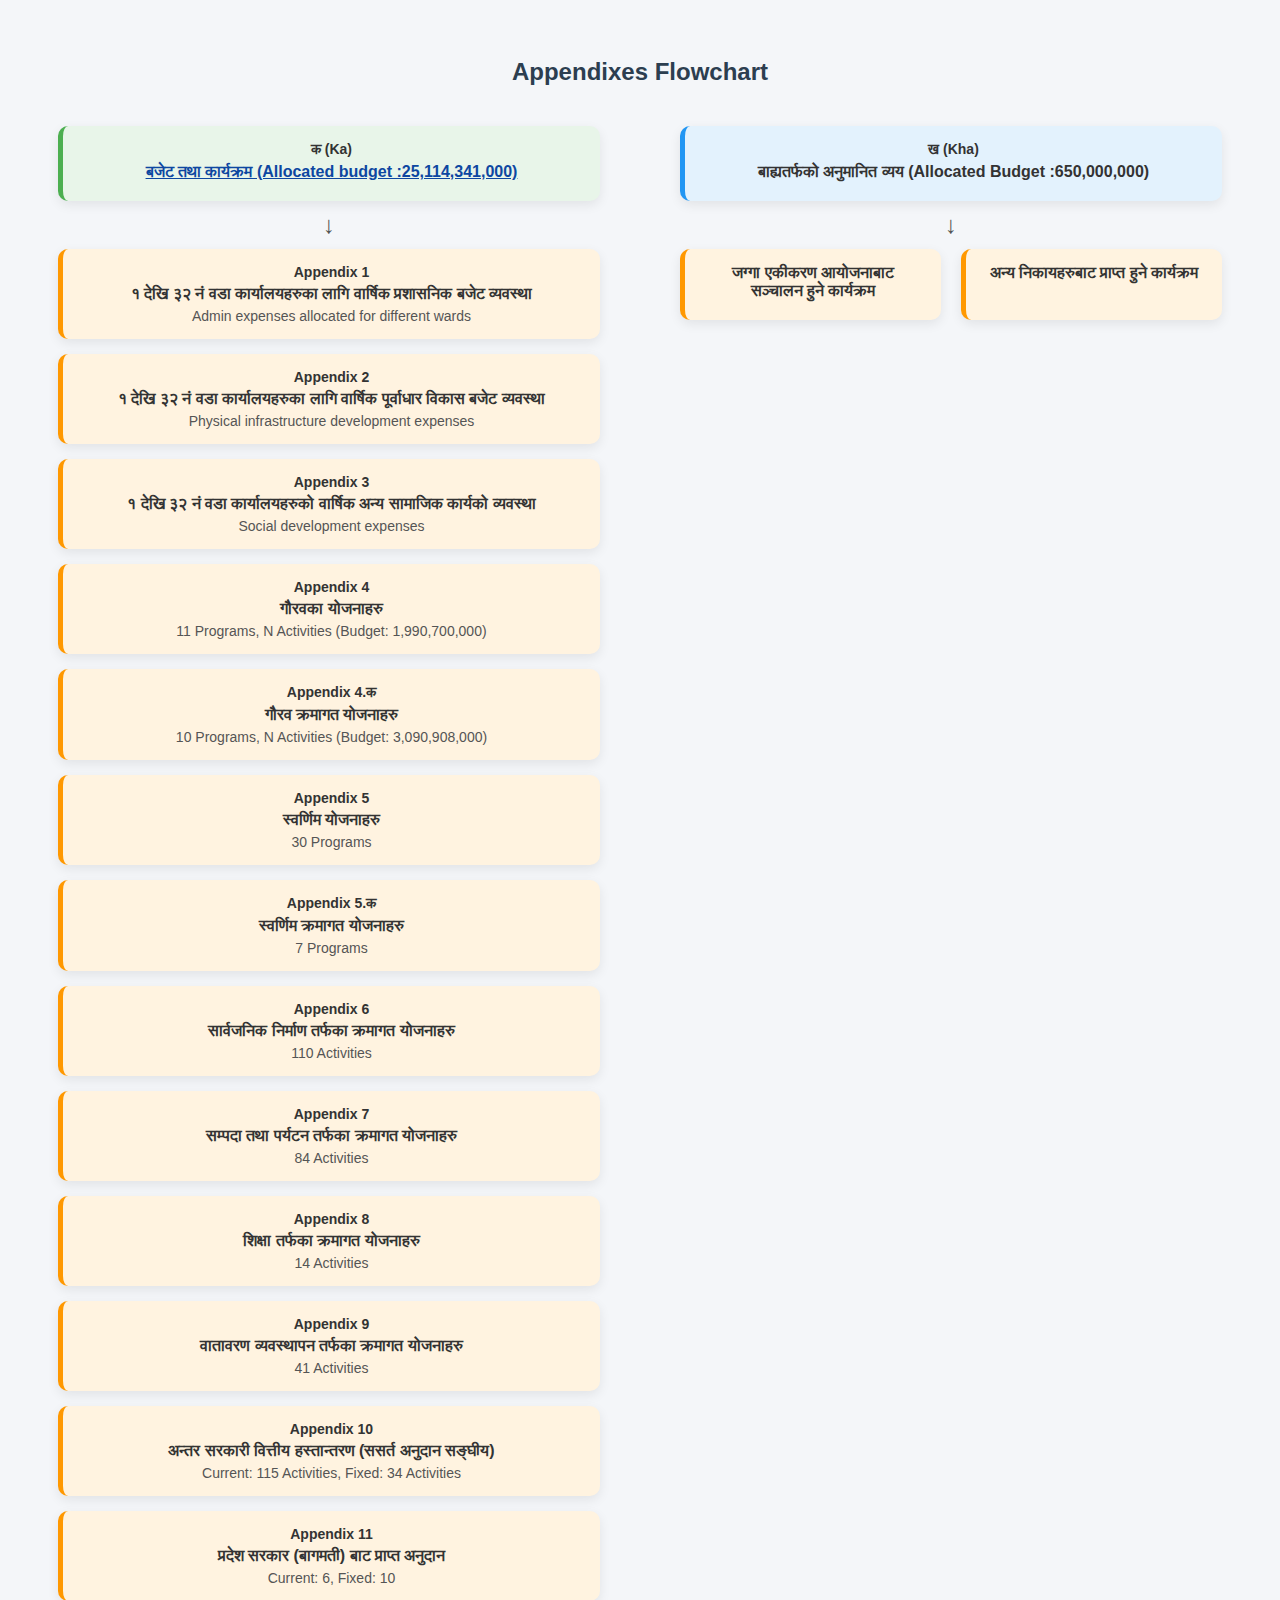
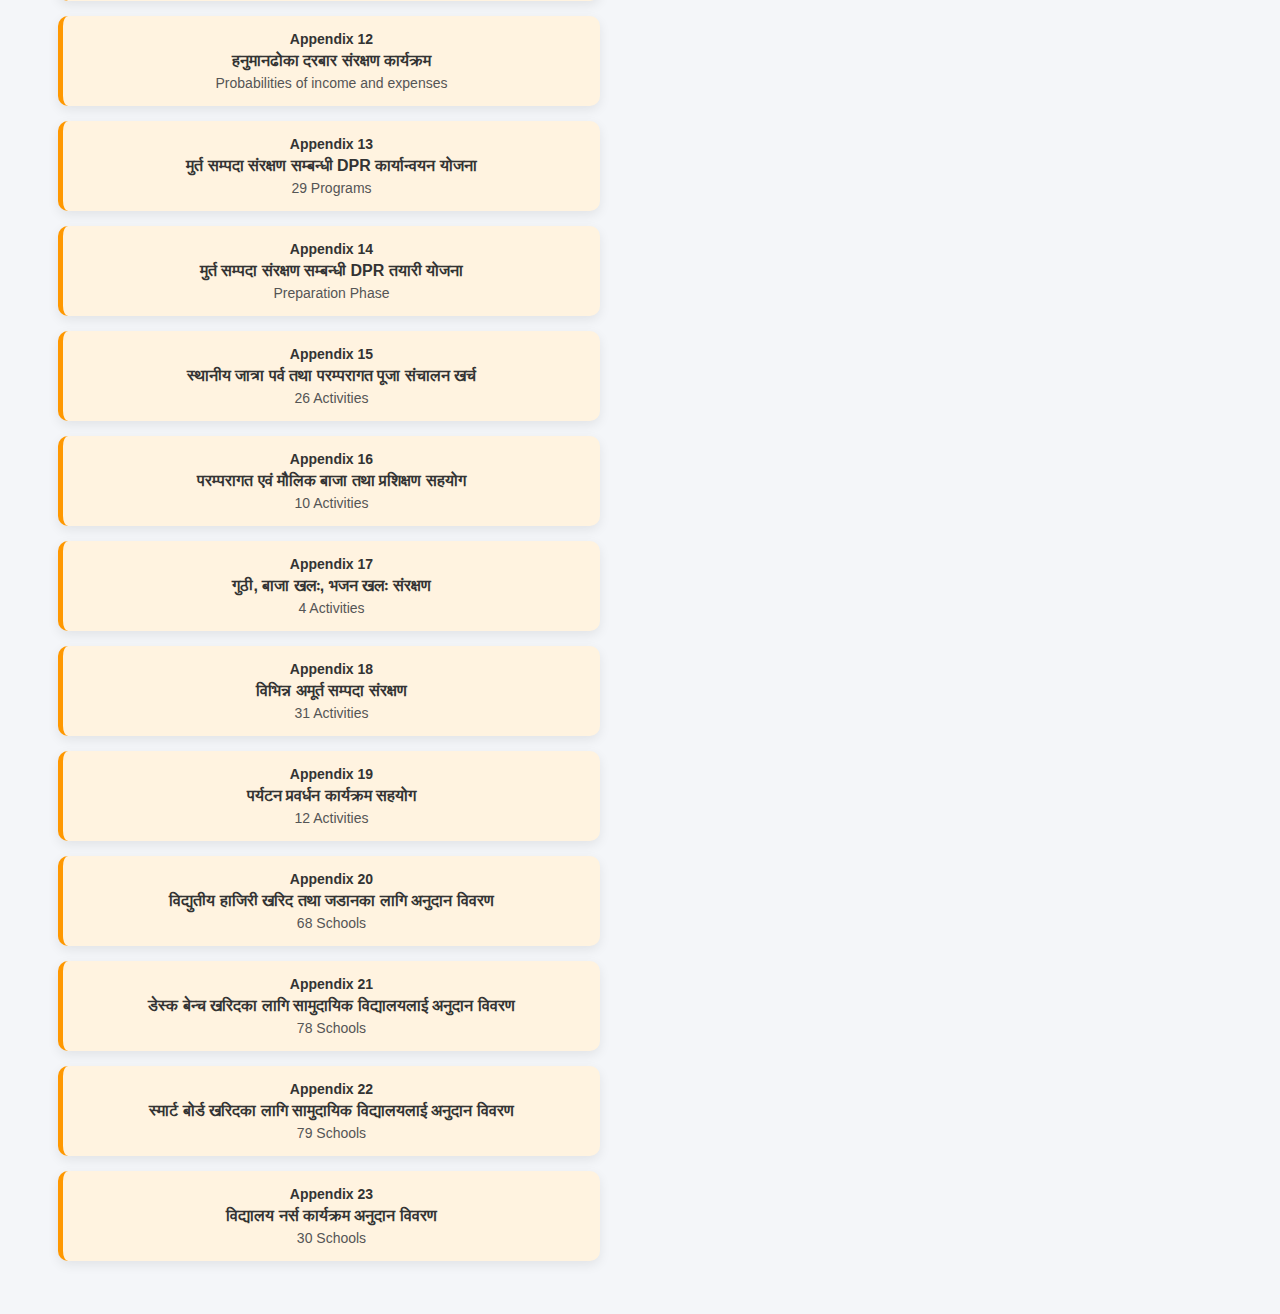
<file: index.html>
<!DOCTYPE html>
<html lang="en">
<head>
<meta charset="UTF-8">
<title>Appendixes Flowchart</title>
<style>
body {
    font-family: Arial, sans-serif;
    background: #f4f6f9;
    padding: 30px;
    color: #333;
}

h2 {
    text-align: center;
    color: #2c3e50;
    margin-bottom: 40px;
}

/* FLOWCHART CONTAINER */
.flowchart {
    display: flex;
    justify-content: space-around;
    flex-wrap: wrap;
    gap: 40px;
}

/* COLUMN */
.column {
    width: 45%;
    text-align: center;
}

/* BOXES */
.box {
    border-radius: 10px;
    padding: 15px 20px;
    margin-bottom: 15px;
    box-shadow: 0 4px 12px rgba(0,0,0,0.08);
    transition: transform 0.2s, box-shadow 0.2s;
}

.box:hover {
    transform: translateY(-3px);
    box-shadow: 0 6px 18px rgba(0,0,0,0.12);
}

/* COLORS */
.ka {
    border-left: 5px solid #4caf50;
    background: #e8f5e9;
}

.kha {
    border-left: 5px solid #2196f3;
    background: #e3f2fd;
}

.appendix-box {
    border-left: 5px solid #ff9800;
    background: #fff3e0;
}

/* TEXT */
.appendix-no {
    font-weight: bold;
    font-size: 14px;
    margin-bottom: 5px;
}

.title {
    font-size: 16px;
    font-weight: bold;
    margin-bottom: 5px;
}

.title u {
    color: #0d47a1;
}

.desc {
    font-size: 14px;
    color: #555;
}

/* ARROWS */
.arrow-down {
    text-align: center;
    font-size: 24px;
    margin: -5px 0 10px 0;
    color: #555;
}

/* FLEX BOX FOR KHA SUB BOXES */
.flex-box {
    display: flex;
    gap: 20px;
    flex-wrap: wrap;
    justify-content: center;
}

.flex-box .box {
    flex: 1;
    min-width: 150px;
}

/* LINK STYLING */
a {
    text-decoration: none;
    color: inherit;
}

a:hover {
    text-decoration: underline;
}
</style>
</head>
<body>

<h2>Appendixes Flowchart</h2>

<div class="flowchart">

    <!-- KA COLUMN -->
    <div class="column">
        <div class="box ka">
            <a href="ka.html" style="color:inherit;">
                <div class="appendix-no">क (Ka)</div>
                <div class="title"><u>बजेट तथा कार्यक्रम (Allocated budget :25,114,341,000)</u></div>
            </a>
        </div>

        <div class="arrow-down">↓</div>

        <!-- ALL APPENDIX BOXES PRESERVED -->
        <div class="box appendix-box">
            <div class="appendix-no">Appendix 1</div>
            <div class="title">१ देखि ३२ नं वडा कार्यालयहरुका लागि वार्षिक प्रशासनिक बजेट व्यवस्था</div>
            <div class="desc">Admin expenses allocated for different wards</div>
        </div>

        <div class="box appendix-box">
            <div class="appendix-no">Appendix 2</div>
            <div class="title">१ देखि ३२ नं वडा कार्यालयहरुका लागि वार्षिक पूर्वाधार विकास बजेट व्यवस्था</div>
            <div class="desc">Physical infrastructure development expenses</div>
        </div>

        <div class="box appendix-box">
            <div class="appendix-no">Appendix 3</div>
            <div class="title">१ देखि ३२ नं वडा कार्यालयहरुको वार्षिक अन्य सामाजिक कार्यको व्यवस्था</div>
            <div class="desc">Social development expenses</div>
        </div>

        <div class="box appendix-box">
            <div class="appendix-no">Appendix 4</div>
            <div class="title">गौरवका योजनाहरु</div>
            <div class="desc">11 Programs, N Activities (Budget: 1,990,700,000)</div>
        </div>

        <div class="box appendix-box">
            <div class="appendix-no">Appendix 4.क</div>
            <div class="title">गौरव क्रमागत योजनाहरु</div>
            <div class="desc">10 Programs, N Activities (Budget: 3,090,908,000)</div>
        </div>

        <div class="box appendix-box">
            <div class="appendix-no">Appendix 5</div>
            <div class="title">स्वर्णिम योजनाहरु</div>
            <div class="desc">30 Programs</div>
        </div>

        <div class="box appendix-box">
            <div class="appendix-no">Appendix 5.क</div>
            <div class="title">स्वर्णिम क्रमागत योजनाहरु</div>
            <div class="desc">7 Programs</div>
        </div>

        <div class="box appendix-box">
            <div class="appendix-no">Appendix 6</div>
            <div class="title">सार्वजनिक निर्माण तर्फका क्रमागत योजनाहरु</div>
            <div class="desc">110 Activities</div>
        </div>

        <div class="box appendix-box">
            <div class="appendix-no">Appendix 7</div>
            <div class="title">सम्पदा तथा पर्यटन तर्फका क्रमागत योजनाहरु</div>
            <div class="desc">84 Activities</div>
        </div>

        <div class="box appendix-box">
            <div class="appendix-no">Appendix 8</div>
            <div class="title">शिक्षा तर्फका क्रमागत योजनाहरु</div>
            <div class="desc">14 Activities</div>
        </div>

        <div class="box appendix-box">
            <div class="appendix-no">Appendix 9</div>
            <div class="title">वातावरण व्यवस्थापन तर्फका क्रमागत योजनाहरु</div>
            <div class="desc">41 Activities</div>
        </div>

        <div class="box appendix-box">
            <div class="appendix-no">Appendix 10</div>
            <div class="title">अन्तर सरकारी वित्तीय हस्तान्तरण (ससर्त अनुदान सङ्घीय)</div>
            <div class="desc">Current: 115 Activities, Fixed: 34 Activities</div>
        </div>

        <div class="box appendix-box">
            <div class="appendix-no">Appendix 11</div>
            <div class="title">प्रदेश सरकार (बागमती) बाट प्राप्त अनुदान</div>
            <div class="desc">Current: 6, Fixed: 10</div>
        </div>

        <div class="box appendix-box">
            <div class="appendix-no">Appendix 12</div>
            <div class="title">हनुमानढोका दरबार संरक्षण कार्यक्रम</div>
            <div class="desc">Probabilities of income and expenses</div>
        </div>

        <div class="box appendix-box">
            <div class="appendix-no">Appendix 13</div>
            <div class="title">मुर्त सम्पदा संरक्षण सम्बन्धी DPR कार्यान्वयन योजना</div>
            <div class="desc">29 Programs</div>
        </div>

        <div class="box appendix-box">
            <div class="appendix-no">Appendix 14</div>
            <div class="title">मुर्त सम्पदा संरक्षण सम्बन्धी DPR तयारी योजना</div>
            <div class="desc">Preparation Phase</div>
        </div>

        <div class="box appendix-box">
            <div class="appendix-no">Appendix 15</div>
            <div class="title">स्थानीय जात्रा पर्व तथा परम्परागत पूजा संचालन खर्च</div>
            <div class="desc">26 Activities</div>
        </div>

        <div class="box appendix-box">
            <div class="appendix-no">Appendix 16</div>
            <div class="title">परम्परागत एवं मौलिक बाजा तथा प्रशिक्षण सहयोग</div>
            <div class="desc">10 Activities</div>
        </div>

        <div class="box appendix-box">
            <div class="appendix-no">Appendix 17</div>
            <div class="title">गुठी, बाजा खलः, भजन खलः संरक्षण</div>
            <div class="desc">4 Activities</div>
        </div>

        <div class="box appendix-box">
            <div class="appendix-no">Appendix 18</div>
            <div class="title">विभिन्न अमूर्त सम्पदा संरक्षण</div>
            <div class="desc">31 Activities</div>
        </div>

        <div class="box appendix-box">
            <div class="appendix-no">Appendix 19</div>
            <div class="title">पर्यटन प्रवर्धन कार्यक्रम सहयोग</div>
            <div class="desc">12 Activities</div>
        </div>

        <div class="box appendix-box">
            <div class="appendix-no">Appendix 20</div>
            <div class="title">विद्युतीय हाजिरी खरिद तथा जडानका लागि अनुदान विवरण</div>
            <div class="desc">68 Schools</div>
        </div>

        <div class="box appendix-box">
            <div class="appendix-no">Appendix 21</div>
            <div class="title">डेस्क बेन्च खरिदका लागि सामुदायिक विद्यालयलाई अनुदान विवरण</div>
            <div class="desc">78 Schools</div>
        </div>

        <div class="box appendix-box">
            <div class="appendix-no">Appendix 22</div>
            <div class="title">स्मार्ट बोर्ड खरिदका लागि सामुदायिक विद्यालयलाई अनुदान विवरण</div>
            <div class="desc">79 Schools</div>
        </div>

        <div class="box appendix-box">
            <div class="appendix-no">Appendix 23</div>
            <div class="title">विद्यालय नर्स कार्यक्रम अनुदान विवरण</div>
            <div class="desc">30 Schools</div>
        </div>
    </div>

    <!-- KHA COLUMN -->
    <div class="column">
        <div class="box kha">
            <a href="kha.html" style="color:inherit;">
                <div class="appendix-no">ख (Kha)</div>
                <div class="title">बाह्यतर्फको अनुमानित व्यय (Allocated Budget :650,000,000)</div>
            </a>
        </div>

        <div class="arrow-down">↓</div>

        <div class="flex-box">
            <div class="box appendix-box">
                <div class="title">जग्गा एकीकरण आयोजनाबाट सञ्चालन हुने कार्यक्रम</div>
            </div>

            <div class="box appendix-box">
                <div class="title">अन्य निकायहरुबाट प्राप्त हुने कार्यक्रम</div>
            </div>
        </div>
    </div>

</div>
</body>
</html>
</file>
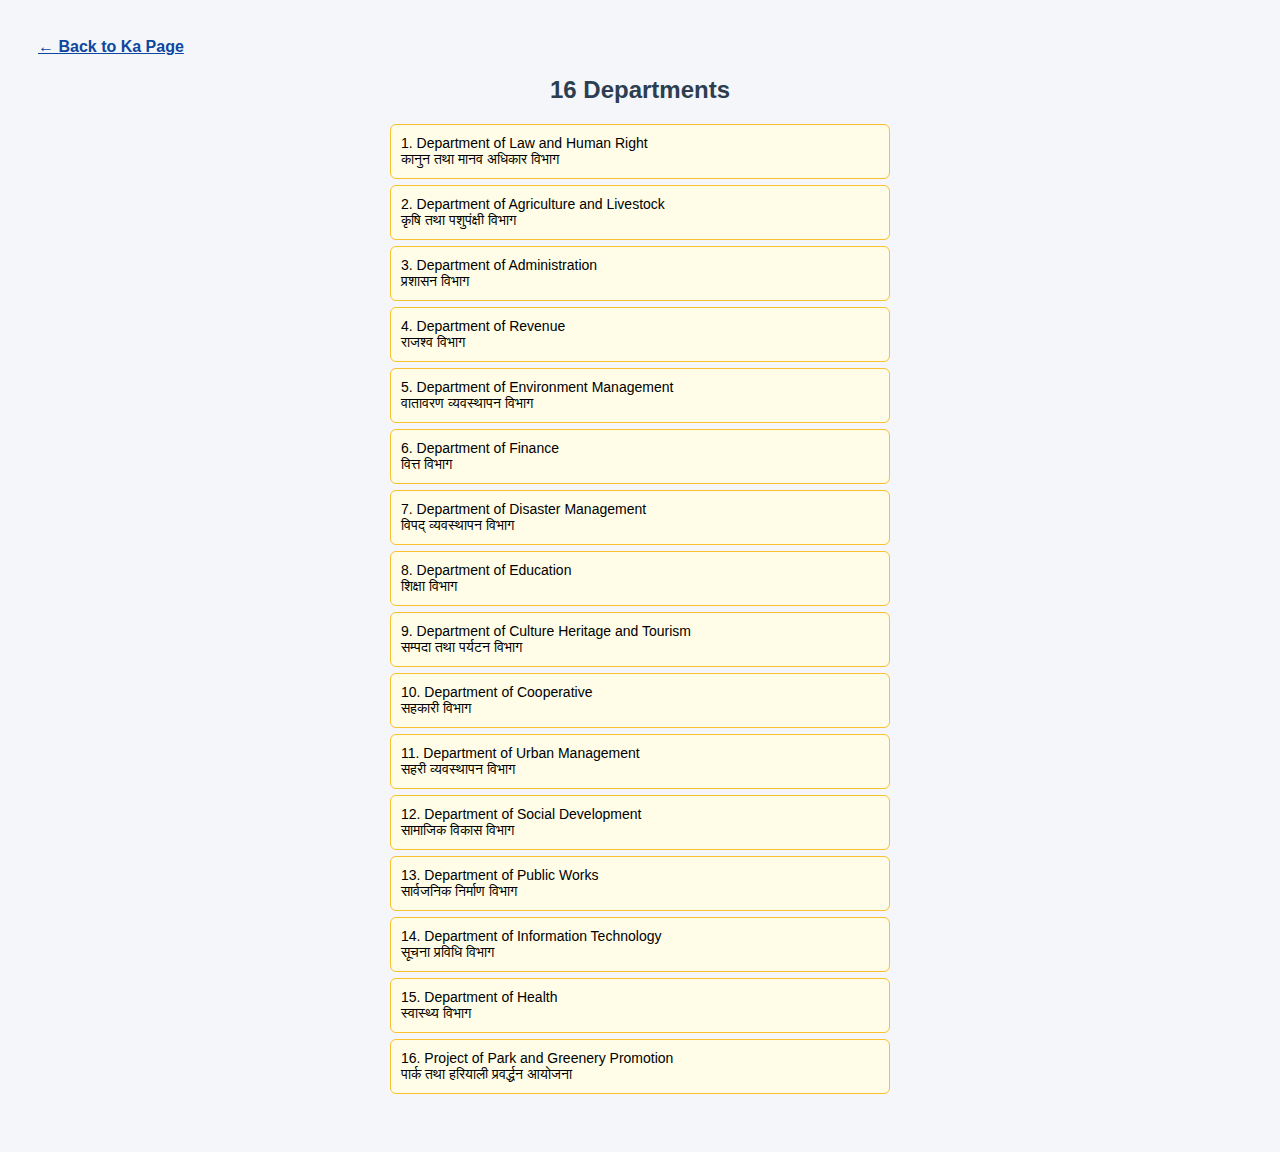
<file: dept_name.html>
<!DOCTYPE html>
<html lang="en">
<head>
<meta charset="UTF-8">
<title>16 Departments</title>
<link rel="stylesheet" href="style.css">
<style>
body{
    font-family: Arial, sans-serif;
    background:#f4f6f9;
    padding:30px;
}

h2{
    text-align:center;
    color:#2c3e50;
    margin-bottom:20px;
}

.department-list{
    width:500px;
    margin:20px auto;
}

.small-box{
    background:#fffde7;
    border:1px solid #fbc02d;
    border-radius:6px;
    padding:10px;
    margin:6px 0;
    font-size:14px;
}

/* Back arrow */
.back-arrow{
    display:flex;
    align-items:center;
    gap:5px;
    cursor:pointer;
    color:#0d47a1;
    font-weight:bold;
    margin-bottom:20px;
    text-decoration:underline;
}
</style>
</head>
<body>

<!-- Back arrow -->
<div class="back-arrow" onclick="window.history.back()">
    ← Back to Ka Page
</div>

<h2>16 Departments</h2>

<div class="department-list">
    <div class="small-box">1. Department of Law and Human Right<br>कानुन तथा मानव अधिकार विभाग</div>
    <div class="small-box">2. Department of Agriculture and Livestock<br>कृषि तथा पशुपंक्षी विभाग</div>
    <div class="small-box">3. Department of Administration<br>प्रशासन विभाग</div>
    <div class="small-box">4. Department of Revenue<br>राजश्व विभाग</div>
    <div class="small-box">5. Department of Environment Management<br>वातावरण व्यवस्थापन विभाग</div>
    <div class="small-box">6. Department of Finance<br>वित्त विभाग</div>
    <div class="small-box">7. Department of Disaster Management<br>विपद् व्यवस्थापन विभाग</div>
    <div class="small-box">8. Department of Education<br>शिक्षा विभाग</div>
    <div class="small-box">9. Department of Culture Heritage and Tourism<br>सम्पदा तथा पर्यटन विभाग</div>
    <div class="small-box">10. Department of Cooperative<br>सहकारी विभाग</div>
    <div class="small-box">11. Department of Urban Management<br>सहरी व्यवस्थापन विभाग</div>
    <div class="small-box">12. Department of Social Development<br>सामाजिक विकास विभाग</div>
    <div class="small-box">13. Department of Public Works<br>सार्वजनिक निर्माण विभाग</div>
    <div class="small-box">14. Department of Information Technology<br>सूचना प्रविधि विभाग</div>
    <div class="small-box">15. Department of Health<br>स्वास्थ्य विभाग</div>
    <div class="small-box">16. Project of Park and Greenery Promotion<br>पार्क तथा हरियाली प्रवर्द्धन आयोजना</div>
</div>

</body>
</html>
</file>
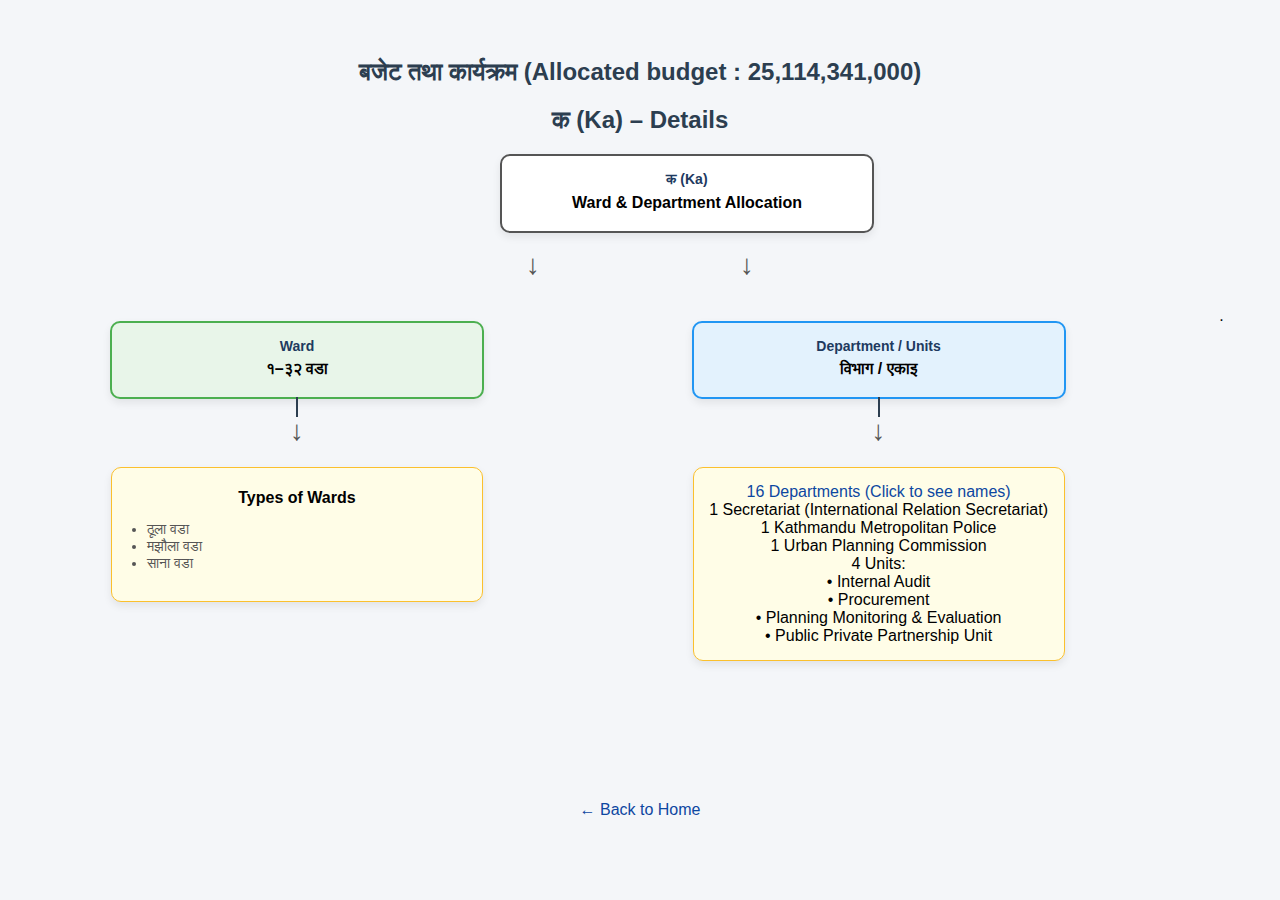
<file: ka.html>
<!DOCTYPE html>
<html lang="en">
<head>
<meta charset="UTF-8">
<title>Ka Details</title>
<link rel="stylesheet" href="style.css"> <!-- optional external CSS -->
<style>
body{
    font-family: Arial, sans-serif;
    background:#f4f6f9;
    padding:30px;
}

h2{
    text-align:center;
    color:#2c3e50;
    margin-bottom:20px;
}

/* FLOWCHART COLUMN */
.flowchart{
    display:flex;
    justify-content:center;
    gap:100px;
    margin-top:20px;
}

/* COLUMN */
.column{
    width:40%;
    text-align:center;
}

/* BOXES */
.box{
    border-radius:10px;
    padding:15px;
    margin-bottom:10px;
    box-shadow:0 4px 8px rgba(0,0,0,0.08);
}

/* COLORS */
.top-box{
    background:#ffffff;
    border:2px solid #555;
}

.ward-box{
    background:#e8f5e9;
    border:2px solid #4caf50;
}

.dept-box{
    background:#e3f2fd;
    border:2px solid #2196f3;
}

.inner-box{
    background:#fffde7;
    border:1px solid #fbc02d;
}

/* TEXT */
.appendix-no{
    font-weight:bold;
    font-size:14px;
}

.title{
    font-size:16px;
    font-weight:bold;
    margin-top:6px;
}

.desc{
    font-size:14px;
    color:#555;
}

/* DOWN ARROWS */
.arrow{
    font-size:28px;
    color:#555;
    margin:6px 0;
}

/* CLICKABLE */
.small-box a{
    color:#0d47a1;
    text-decoration:none;
}
.small-box a:hover{
    text-decoration:underline;
}
</style>
</head>
<body>

<h2>बजेट तथा कार्यक्रम (Allocated budget : 25,114,341,000)</h2>
<h2>क (Ka) – Details</h2>

<!-- Top box -->
<div style="width:280px; margin:0 auto; text-align:center;">
    <div class="box top-box">
        <div class="appendix-no">क (Ka)</div>
        <div class="title">Ward & Department Allocation</div>
    </div>
</div>

<!-- Arrows -->
<div style="display:flex; justify-content:center; gap:200px; margin-top:10px;">
    <div class="arrow">↓</div>
    <div class="arrow">↓</div>
</div>

<div class="flowchart">

<!-- Ward column -->
<div class="column">
    <div class="box ward-box">
        <div class="appendix-no">Ward</div>
        <div class="title">१–३२ वडा</div>
    </div>

    <div class="arrow">↓</div>

    <div class="box inner-box">
        <div class="title">Types of Wards</div>
        <ul class="desc" style="text-align:left; padding-left:20px;">
            <li>ठूला वडा</li>
            <li>मझौला वडा</li>
            <li>साना वडा</li>
        </ul>
    </div>
</div>

<!-- Department column -->
<div class="column">
    <div class="box dept-box">
        <div class="appendix-no">Department / Units</div>
        <div class="title">विभाग / एकाइ</div>
    </div>

    <div class="arrow">↓</div>

    <div class="box inner-box">
        <!-- 16 Departments clickable -->
        <div class="small-box">
            <a href="dept_name.html">16 Departments (Click to see names)</a>
        </div>
        <!-- Other units -->
        <div class="small-box">1 Secretariat (International Relation Secretariat)</div>
        <div class="small-box">1 Kathmandu Metropolitan Police</div>
        <div class="small-box">1 Urban Planning Commission</div>
        <div class="small-box">
            4 Units:
            <br>• Internal Audit
            <br>• Procurement
            <br>• Planning Monitoring & Evaluation
            <br>• Public Private Partnership Unit
        </div>
    </div>
</div>
<!-- program have flield like so...
<table border="1" width="100%">
    <tr>
        <td>bibhag</td>
        <td>chetra</td>
        <td>upa chetra</td>
        <td>mukhye karyekram</td>
        <td>program</td>
        <td>kharcha sanket</td>
    </tr>
</table> -->

.

<!-- Back to Index -->
<div style="text-align:center; margin-top:30px;">
    <a href="index.html" style="text-decoration:none; color:#0d47a1;">← Back to Home</a>
</div>

</body>
</html>
</file>
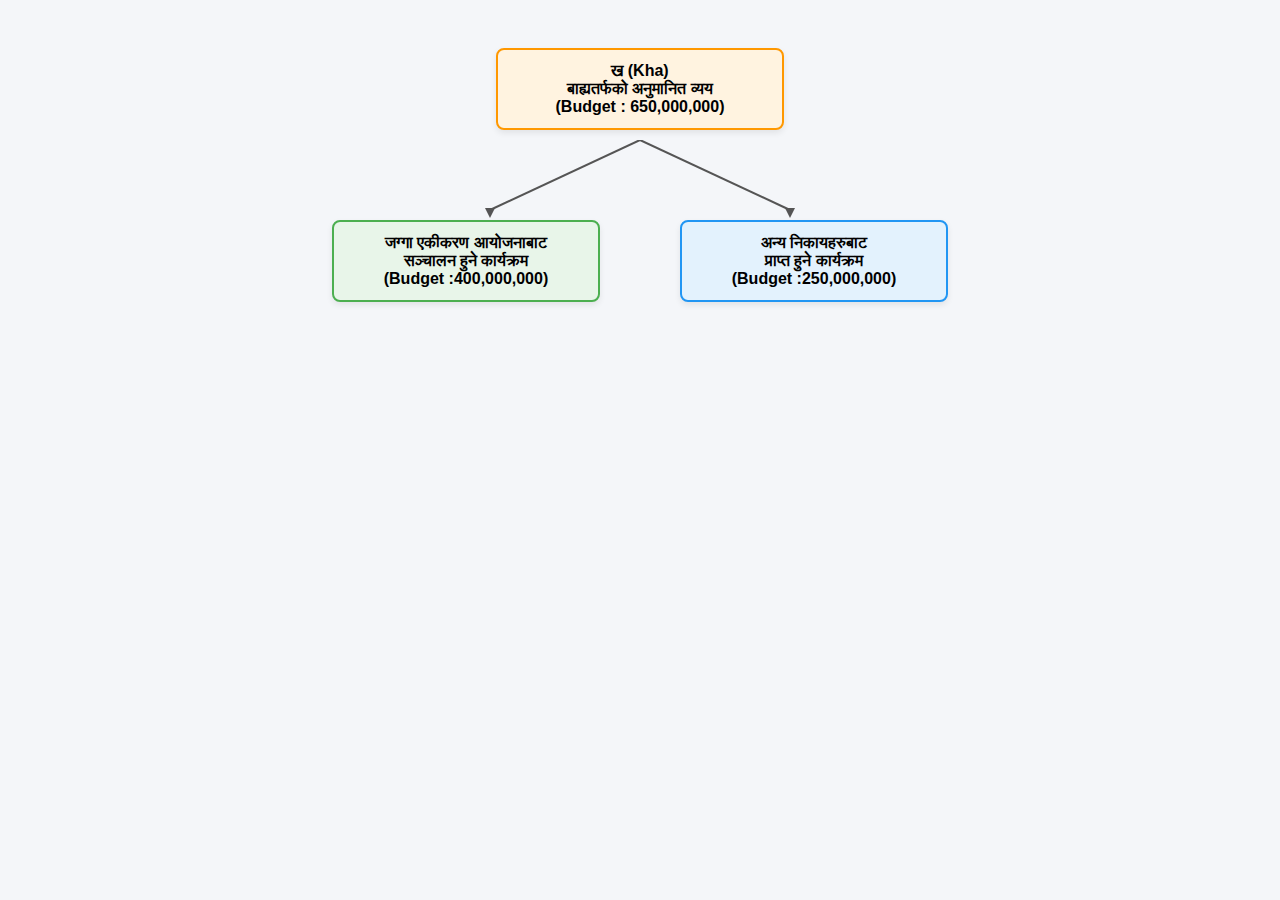
<file: kha.html>
<!DOCTYPE html>
<html lang="en">
<head>
<meta charset="UTF-8">
<title>Kha Details</title>

<style>
body{
    font-family: Arial, sans-serif;
    background:#f4f6f9;
    padding:40px;
}

/* MAIN COLUMN */
.column{
    position:relative;
    text-align:center;
}

/* BOXES */
.box{
    background:#fff;
    border-radius:8px;
    padding:12px;
    box-shadow:0 3px 6px rgba(0,0,0,0.08);
    font-weight:bold;
}

/* COLORS */
.top-box{
    width:260px;
    margin:0 auto;
    border:2px solid #ff9800;
    background:#fff3e0;
}

.left-box{
    width:240px;
    border:2px solid #4caf50;
    background:#e8f5e9;
}

.right-box{
    width:240px;
    border:2px solid #2196f3;
    background:#e3f2fd;
}

/* ARROW SVG */
.arrow-svg{
    width:600px;
    height:90px;
    margin:10px auto 0;
    display:block;
}
</style>
</head>

<body>

<div class="column">

    <!-- TOP SMALL BOX -->
    <div class="box top-box">
        ख (Kha)<br>
        बाह्यतर्फको अनुमानित व्यय<br>
        (Budget : 650,000,000)
    </div>

    <!-- CLEAN ANGULAR ARROWS -->
    <svg class="arrow-svg" viewBox="0 0 600 90">
        <!-- Left Arrow -->
        <line x1="300" y1="0" x2="150" y2="70"
              stroke="#555" stroke-width="2"/>
        <polygon points="145,68 155,68 150,78" fill="#555"/>

        <!-- Right Arrow -->
        <line x1="300" y1="0" x2="450" y2="70"
              stroke="#555" stroke-width="2"/>
        <polygon points="445,68 455,68 450,78" fill="#555"/>
    </svg>

    <!-- BOTTOM BOXES -->
    <div style="display:flex; justify-content:center; gap:80px; margin-top:-10px;">
        <div class="box left-box">
            जग्गा एकीकरण आयोजनाबाट<br>
            सञ्चालन हुने कार्यक्रम
            <br> (Budget :400,000,000)
        </div>

        <div class="box right-box">
            अन्य निकायहरुबाट<br>
            प्राप्त हुने कार्यक्रम
                <br>(Budget :250,000,000)
        </div>
    </div>

</div>

</body>
</html>
</file>
<file: style.css>
body{
    font-family: Arial, sans-serif;
    background:#f4f6f9;
    padding:20px;
}

h2{
    text-align:center;
    color:#2c3e50;
    margin-bottom:40px;
}

.flowchart{
    display:flex;
    justify-content:center;
    gap:60px;
    flex-wrap:wrap;
}

.column{
    display:flex;
    flex-direction:column;
    align-items:center;
}

.box{
    background:#fff;
    border:2px solid #2c3e50;
    padding:14px 18px;
    margin:14px 0;
    width:340px;
    border-radius:8px;
    box-shadow:0 4px 6px rgba(0,0,0,0.1);
    position:relative;
}

.box::after{
    content:"";
    position:absolute;
    bottom:-20px;
    left:50%;
    transform:translateX(-50%);
    width:2px;
    height:20px;
    background:#2c3e50;
}

.box:last-child::after{
    display:none;
}

.no-line::after{
    display:none;
}

.ka{
    background:#ffe4ec;
}

.kha{
    background:#e6f6e6;
}

.appendix-no{
    font-weight:bold;
    color:#1e3a5f;
    margin-bottom:4px;
}

.title{
    font-weight:600;
    margin-bottom:4px;
}

.desc{
    font-size:13.5px;
    color:#555;
}

.ka-link {
    text-decoration: none;
}
/*.ka-link * {
    color: red;
}
*/
</file>
